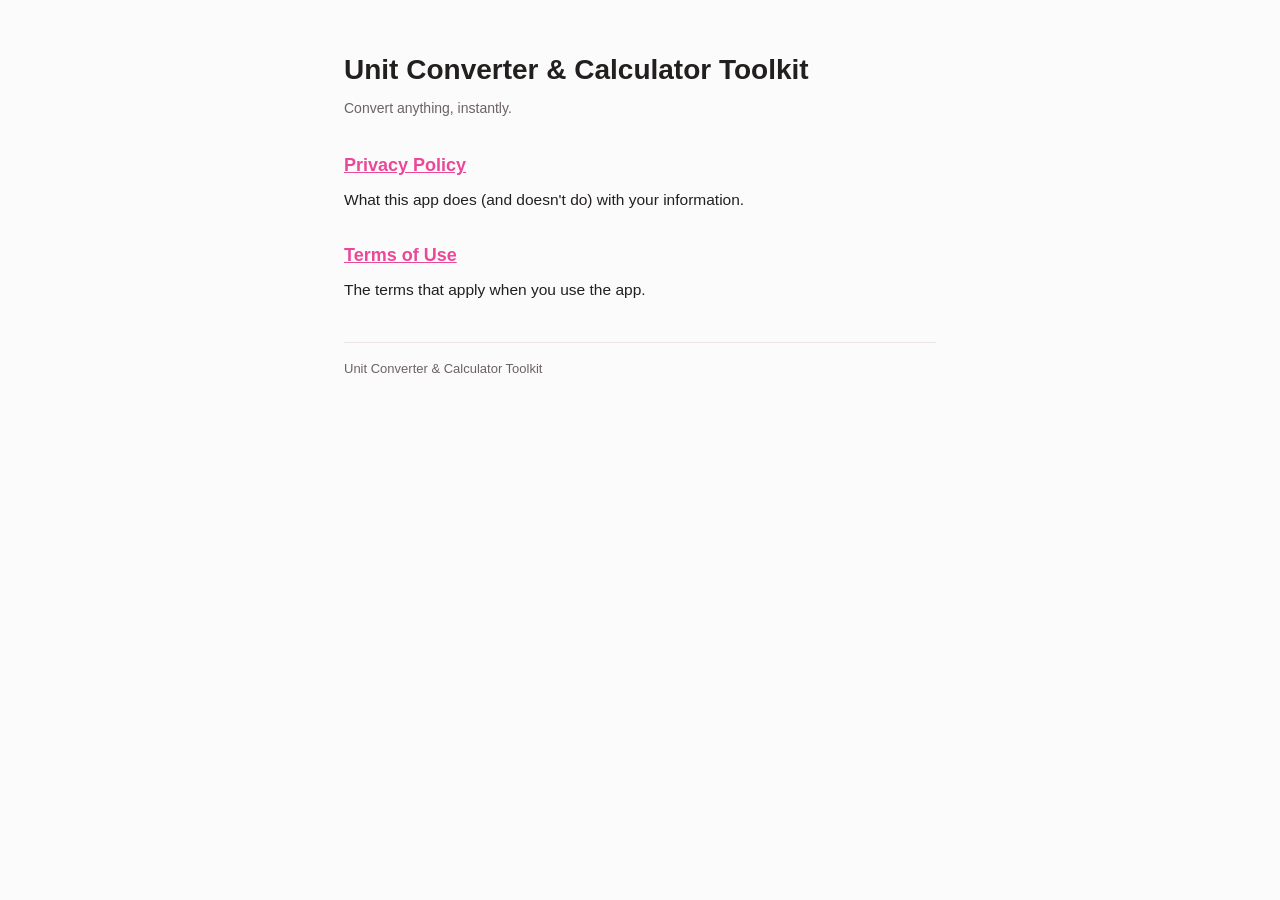
<file: docs/index.html>
<!DOCTYPE html>
<html lang="en">
<head>
<meta charset="UTF-8">
<meta name="viewport" content="width=device-width, initial-scale=1">
<title>Unit Converter & Calculator Toolkit - Legal</title>
<link rel="stylesheet" href="style.css">
</head>
<body>
<main>
  <h1>Unit Converter &amp; Calculator Toolkit</h1>
  <p class="updated">Convert anything, instantly.</p>
  <h2><a href="privacy-policy.html">Privacy Policy</a></h2>
  <p>What this app does (and doesn't do) with your information.</p>
  <h2><a href="terms.html">Terms of Use</a></h2>
  <p>The terms that apply when you use the app.</p>
  <footer>Unit Converter &amp; Calculator Toolkit</footer>
</main>
</body>
</html>
</file>
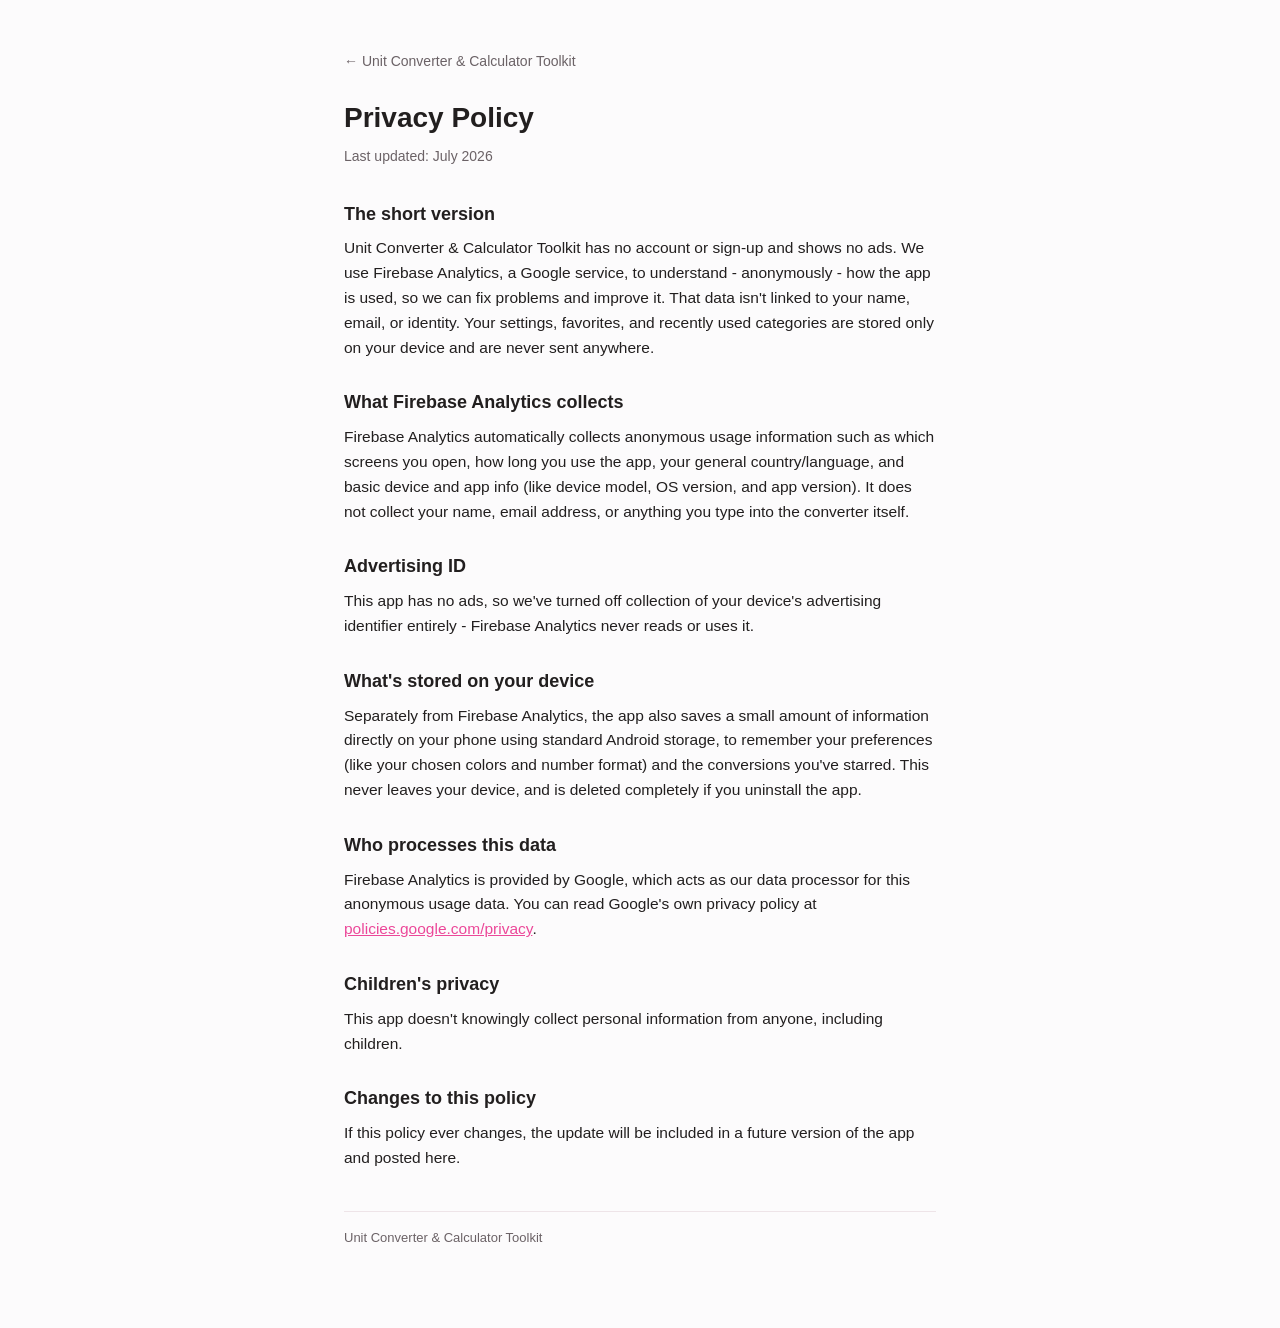
<file: docs/privacy-policy.html>
<!DOCTYPE html>
<html lang="en">
<head>
<meta charset="UTF-8">
<meta name="viewport" content="width=device-width, initial-scale=1">
<meta name="description" content="Privacy Policy for the Unit Converter & Calculator Toolkit app.">
<title>Privacy Policy - Unit Converter & Calculator Toolkit</title>
<link rel="stylesheet" href="style.css">
</head>
<body>
<main>
  <a class="back-link" href="index.html">&larr; Unit Converter &amp; Calculator Toolkit</a>
  <h1>Privacy Policy</h1>
  <p class="updated">Last updated: July 2026</p>

  <h2>The short version</h2>
  <p>Unit Converter &amp; Calculator Toolkit has no account or sign-up and
  shows no ads. We use Firebase Analytics, a Google service, to understand -
  anonymously - how the app is used, so we can fix problems and improve it.
  That data isn't linked to your name, email, or identity. Your settings,
  favorites, and recently used categories are stored only on your device and
  are never sent anywhere.</p>

  <h2>What Firebase Analytics collects</h2>
  <p>Firebase Analytics automatically collects anonymous usage information
  such as which screens you open, how long you use the app, your general
  country/language, and basic device and app info (like device model, OS
  version, and app version). It does not collect your name, email address,
  or anything you type into the converter itself.</p>

  <h2>Advertising ID</h2>
  <p>This app has no ads, so we've turned off collection of your device's
  advertising identifier entirely - Firebase Analytics never reads or uses
  it.</p>

  <h2>What's stored on your device</h2>
  <p>Separately from Firebase Analytics, the app also saves a small amount
  of information directly on your phone using standard Android storage, to
  remember your preferences (like your chosen colors and number format) and
  the conversions you've starred. This never leaves your device, and is
  deleted completely if you uninstall the app.</p>

  <h2>Who processes this data</h2>
  <p>Firebase Analytics is provided by Google, which acts as our data
  processor for this anonymous usage data. You can read Google's own
  privacy policy at
  <a href="https://policies.google.com/privacy">policies.google.com/privacy</a>.</p>

  <h2>Children's privacy</h2>
  <p>This app doesn't knowingly collect personal information from anyone,
  including children.</p>

  <h2>Changes to this policy</h2>
  <p>If this policy ever changes, the update will be included in a future
  version of the app and posted here.</p>

  <footer>Unit Converter &amp; Calculator Toolkit</footer>
</main>
</body>
</html>
</file>
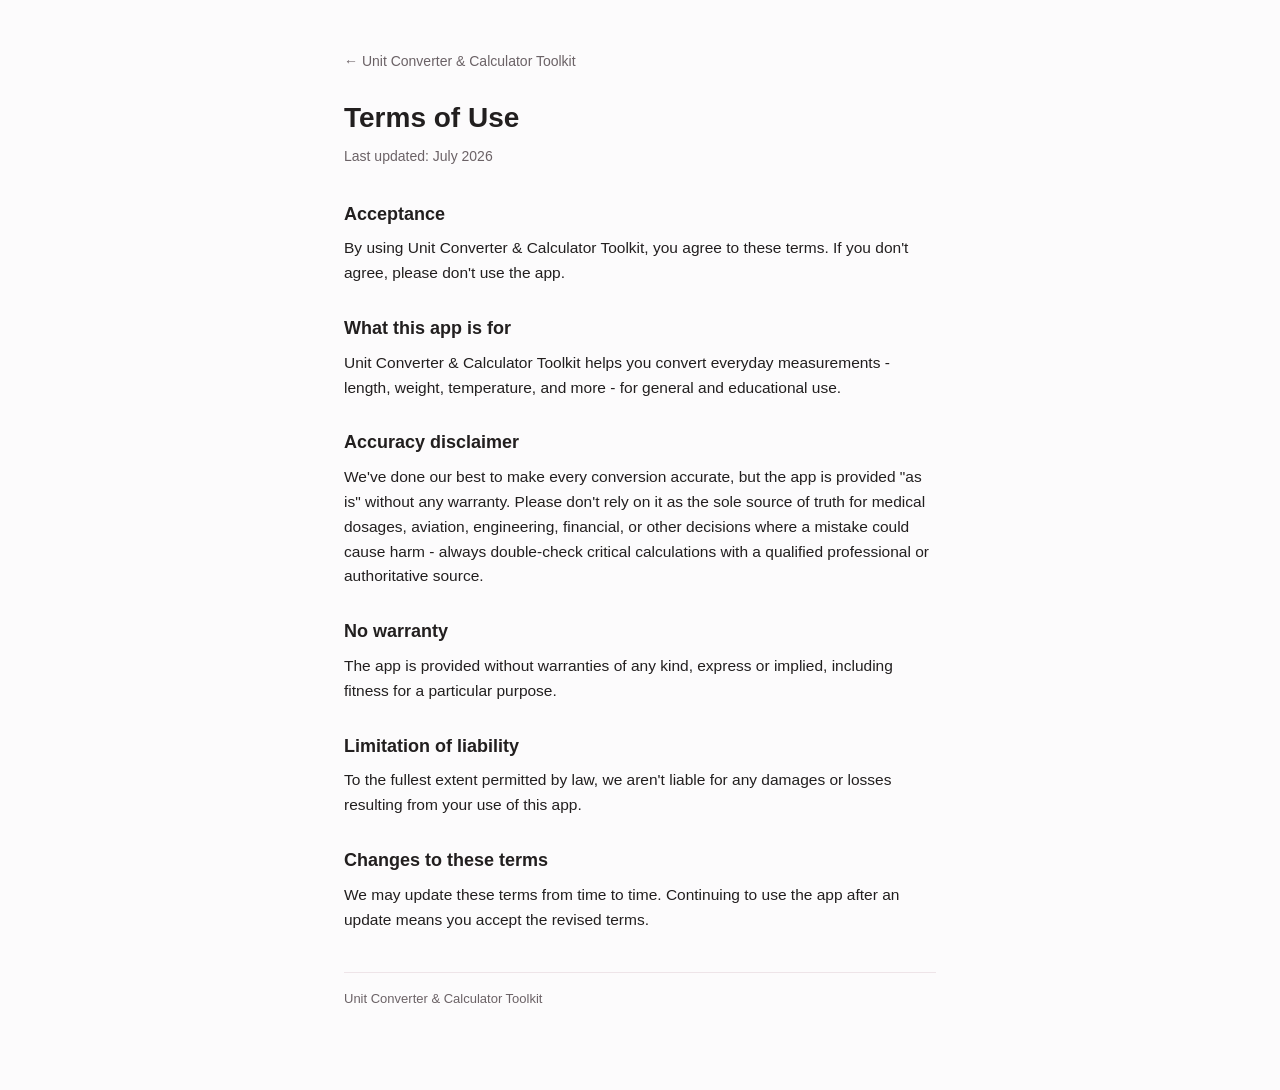
<file: docs/terms.html>
<!DOCTYPE html>
<html lang="en">
<head>
<meta charset="UTF-8">
<meta name="viewport" content="width=device-width, initial-scale=1">
<meta name="description" content="Terms of Use for the Unit Converter & Calculator Toolkit app.">
<title>Terms of Use - Unit Converter & Calculator Toolkit</title>
<link rel="stylesheet" href="style.css">
</head>
<body>
<main>
  <a class="back-link" href="index.html">&larr; Unit Converter &amp; Calculator Toolkit</a>
  <h1>Terms of Use</h1>
  <p class="updated">Last updated: July 2026</p>

  <h2>Acceptance</h2>
  <p>By using Unit Converter &amp; Calculator Toolkit, you agree to these
  terms. If you don't agree, please don't use the app.</p>

  <h2>What this app is for</h2>
  <p>Unit Converter &amp; Calculator Toolkit helps you convert everyday
  measurements - length, weight, temperature, and more - for general and
  educational use.</p>

  <h2>Accuracy disclaimer</h2>
  <p>We've done our best to make every conversion accurate, but the app is
  provided "as is" without any warranty. Please don't rely on it as the
  sole source of truth for medical dosages, aviation, engineering,
  financial, or other decisions where a mistake could cause harm - always
  double-check critical calculations with a qualified professional or
  authoritative source.</p>

  <h2>No warranty</h2>
  <p>The app is provided without warranties of any kind, express or
  implied, including fitness for a particular purpose.</p>

  <h2>Limitation of liability</h2>
  <p>To the fullest extent permitted by law, we aren't liable for any
  damages or losses resulting from your use of this app.</p>

  <h2>Changes to these terms</h2>
  <p>We may update these terms from time to time. Continuing to use the
  app after an update means you accept the revised terms.</p>

  <footer>Unit Converter &amp; Calculator Toolkit</footer>
</main>
</body>
</html>
</file>
<file: docs/style.css>
:root {
  color-scheme: light dark;
  --text: #221f1f;
  --muted: #6b6266;
  --bg: #fcfbfc;
  --accent: #ec4899;
  --divider: #eee4e8;
}

@media (prefers-color-scheme: dark) {
  :root {
    --text: #f2edef;
    --muted: #b7adb2;
    --bg: #19171a;
    --divider: #322f33;
  }
}

* {
  box-sizing: border-box;
}

body {
  margin: 0;
  padding: 0;
  background: var(--bg);
  color: var(--text);
  font-family: -apple-system, BlinkMacSystemFont, "Segoe UI", Roboto, Helvetica, Arial, sans-serif;
  line-height: 1.6;
}

main {
  max-width: 640px;
  margin: 0 auto;
  padding: 48px 24px 80px;
}

h1 {
  font-size: 28px;
  margin: 0 0 4px;
}

.updated {
  color: var(--muted);
  font-size: 14px;
  margin: 0 0 32px;
}

h2 {
  font-size: 18px;
  margin: 28px 0 8px;
}

p {
  margin: 0 0 8px;
  font-size: 15.5px;
}

a {
  color: var(--accent);
}

.back-link {
  display: inline-block;
  margin-bottom: 24px;
  font-size: 14px;
  text-decoration: none;
  color: var(--muted);
}

footer {
  margin-top: 40px;
  padding-top: 16px;
  border-top: 1px solid var(--divider);
  color: var(--muted);
  font-size: 13px;
}
</file>
